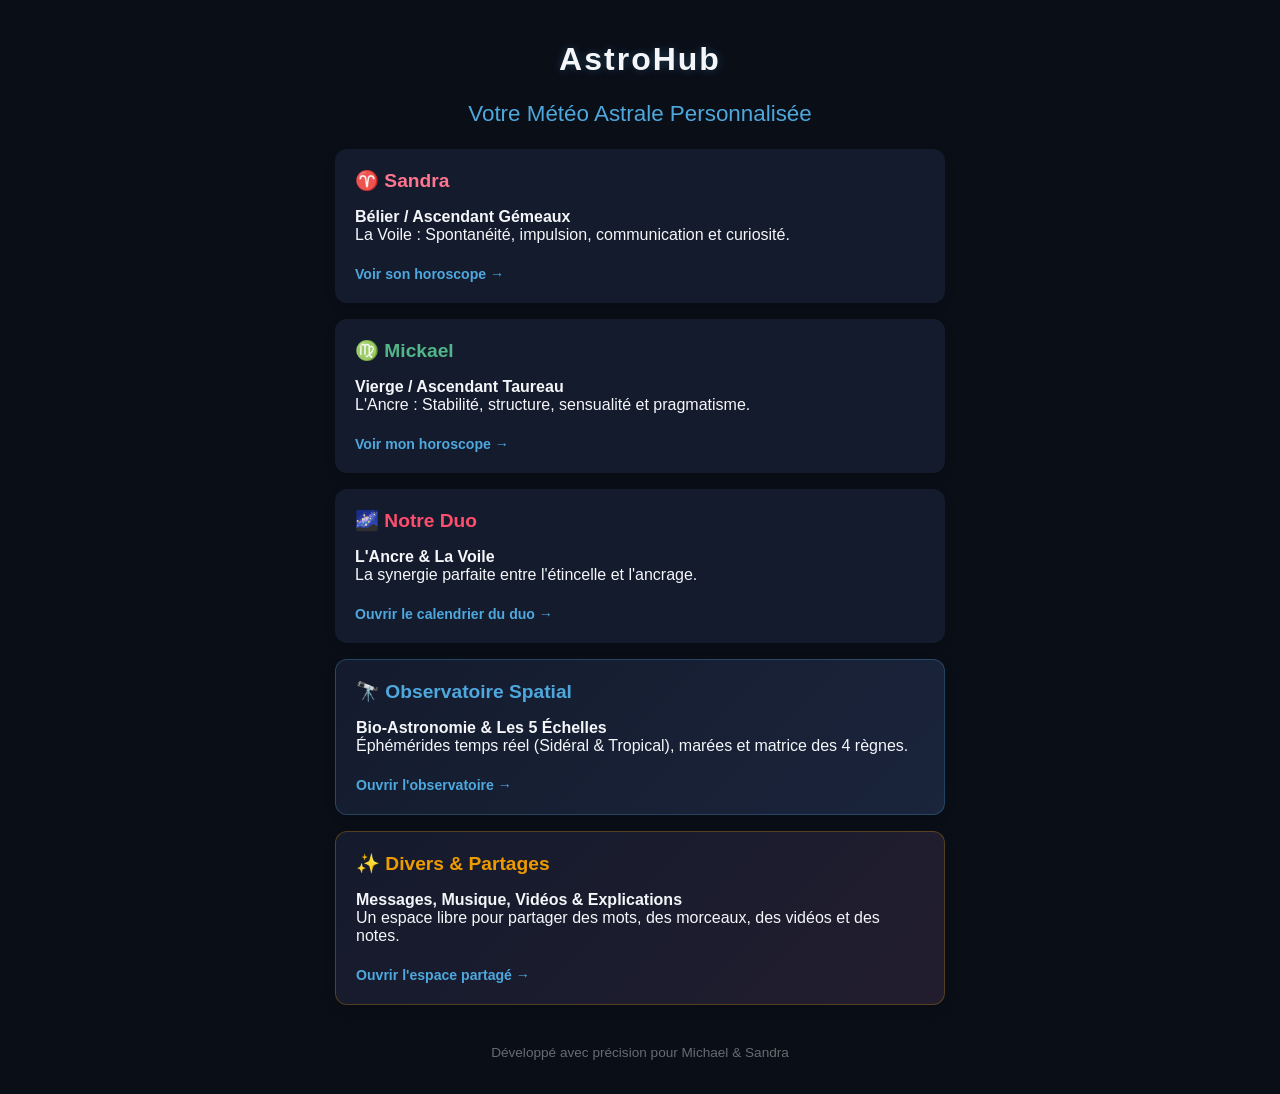
<file: docs/index.html>
<!DOCTYPE html>
<html lang="fr">
<head>
    <meta charset="UTF-8">
    <!-- Favicon standard pour les navigateurs de bureau (Chrome, Firefox, Edge, Safari desktop) -->
    <link rel="icon" type="image/png" href="images/logo.png">
    <link rel="manifest" href="manifest.json">
    <!-- Icône pour les appareils mobiles Apple -->
    <link rel="apple-touch-icon" href="images/logo.png">
    <meta name="apple-mobile-web-app-capable" content="yes">
    <meta name="apple-mobile-web-app-status-bar-style" content="black-translucent">
    <meta name="apple-mobile-web-app-title" content="AstroHub">
    <meta name="viewport" content="width=device-width, initial-scale=1.0">
    <title>AstroHub — Michael, Sandra &amp; Notre Duo</title>
    <link rel="stylesheet" href="style.css">
    <style>
        a.card {
            display: block;
            text-decoration: none;
            color: inherit;
        }

        .profile-sandra h3 {
            color: #ff758f;
        }

        .profile-mickael h3 {
            color: var(--project-color);
        }

        .observatory-card {
            border: 1px solid rgba(78, 168, 222, 0.28);
            background: linear-gradient(135deg, var(--bg-card), #1a243b);
        }

        .observatory-card h3 {
            color: var(--text-muted);
        }

        .divers-card {
            border: 1px solid rgba(238, 155, 0, 0.28);
            background: linear-gradient(135deg, var(--bg-card), #221d2e);
        }

        .divers-card h3 {
            color: var(--activity-color);
        }

        .card-action-link {
            display: inline-block;
            margin-top: 6px;
            font-size: 0.88rem;
            font-weight: 600;
            color: var(--text-muted);
            transition: var(--transition);
        }

        a.card:hover .card-action-link {
            transform: translateX(4px);
        }
    </style>
</head>
<body>

    <main class="app-container">
        <!-- En-tête du Hub -->
        <header class="app-header">
            <h1>AstroHub</h1>
            <p id="current-date-display">Votre Météo Astrale Personnalisée</p>
        </header>

        <!-- Grille des Cartes du Hub -->
        <section class="horoscope-grid" aria-label="Navigation principale AstroHub">
            <!-- Carte 1 : Sandra -->
            <a href="sandra.html" class="card profile-sandra">
                <h3>♈ Sandra</h3>
                <p><strong>Bélier / Ascendant Gémeaux</strong><br>La Voile : Spontanéité, impulsion, communication et curiosité.</p>
                <span class="card-action-link">Voir son horoscope →</span>
            </a>

            <!-- Carte 2 : Mickael -->
            <a href="mickael.html" class="card profile-mickael">
                <h3>♍ Mickael</h3>
                <p><strong>Vierge / Ascendant Taureau</strong><br>L'Ancre : Stabilité, structure, sensualité et pragmatisme.</p>
                <span class="card-action-link">Voir mon horoscope →</span>
            </a>

            <!-- Carte 3 : Le Duo -->
            <a href="couple.html" class="card love">
                <h3>🌌 Notre Duo</h3>
                <p><strong>L'Ancre &amp; La Voile</strong><br>La synergie parfaite entre l'étincelle et l'ancrage.</p>
                <span class="card-action-link">Ouvrir le calendrier du duo →</span>
            </a>

            <!-- Carte 4 : Observatoire Spatial -->
            <a href="observatoire-spatiale.html" class="card observatory-card">
                <h3>🔭 Observatoire Spatial</h3>
                <p><strong>Bio-Astronomie &amp; Les 5 Échelles</strong><br>Éphémérides temps réel (Sidéral &amp; Tropical), marées et matrice des 4 règnes.</p>
                <span class="card-action-link">Ouvrir l'observatoire →</span>
            </a>

            <!-- Carte 5 : Divers (Messages, Musique, Vidéos & Explications) -->
            <a href="divers.html" class="card divers-card">
                <h3>✨ Divers &amp; Partages</h3>
                <p><strong>Messages, Musique, Vidéos &amp; Explications</strong><br>Un espace libre pour partager des mots, des morceaux, des vidéos et des notes.</p>
                <span class="card-action-link">Ouvrir l'espace partagé →</span>
            </a>
        </section>

        <!-- Footer épuré -->
        <footer class="app-footer">
            <p>Développé avec précision pour Michael &amp; Sandra</p>
        </footer>
    </main>

</body>
</html>
</file>
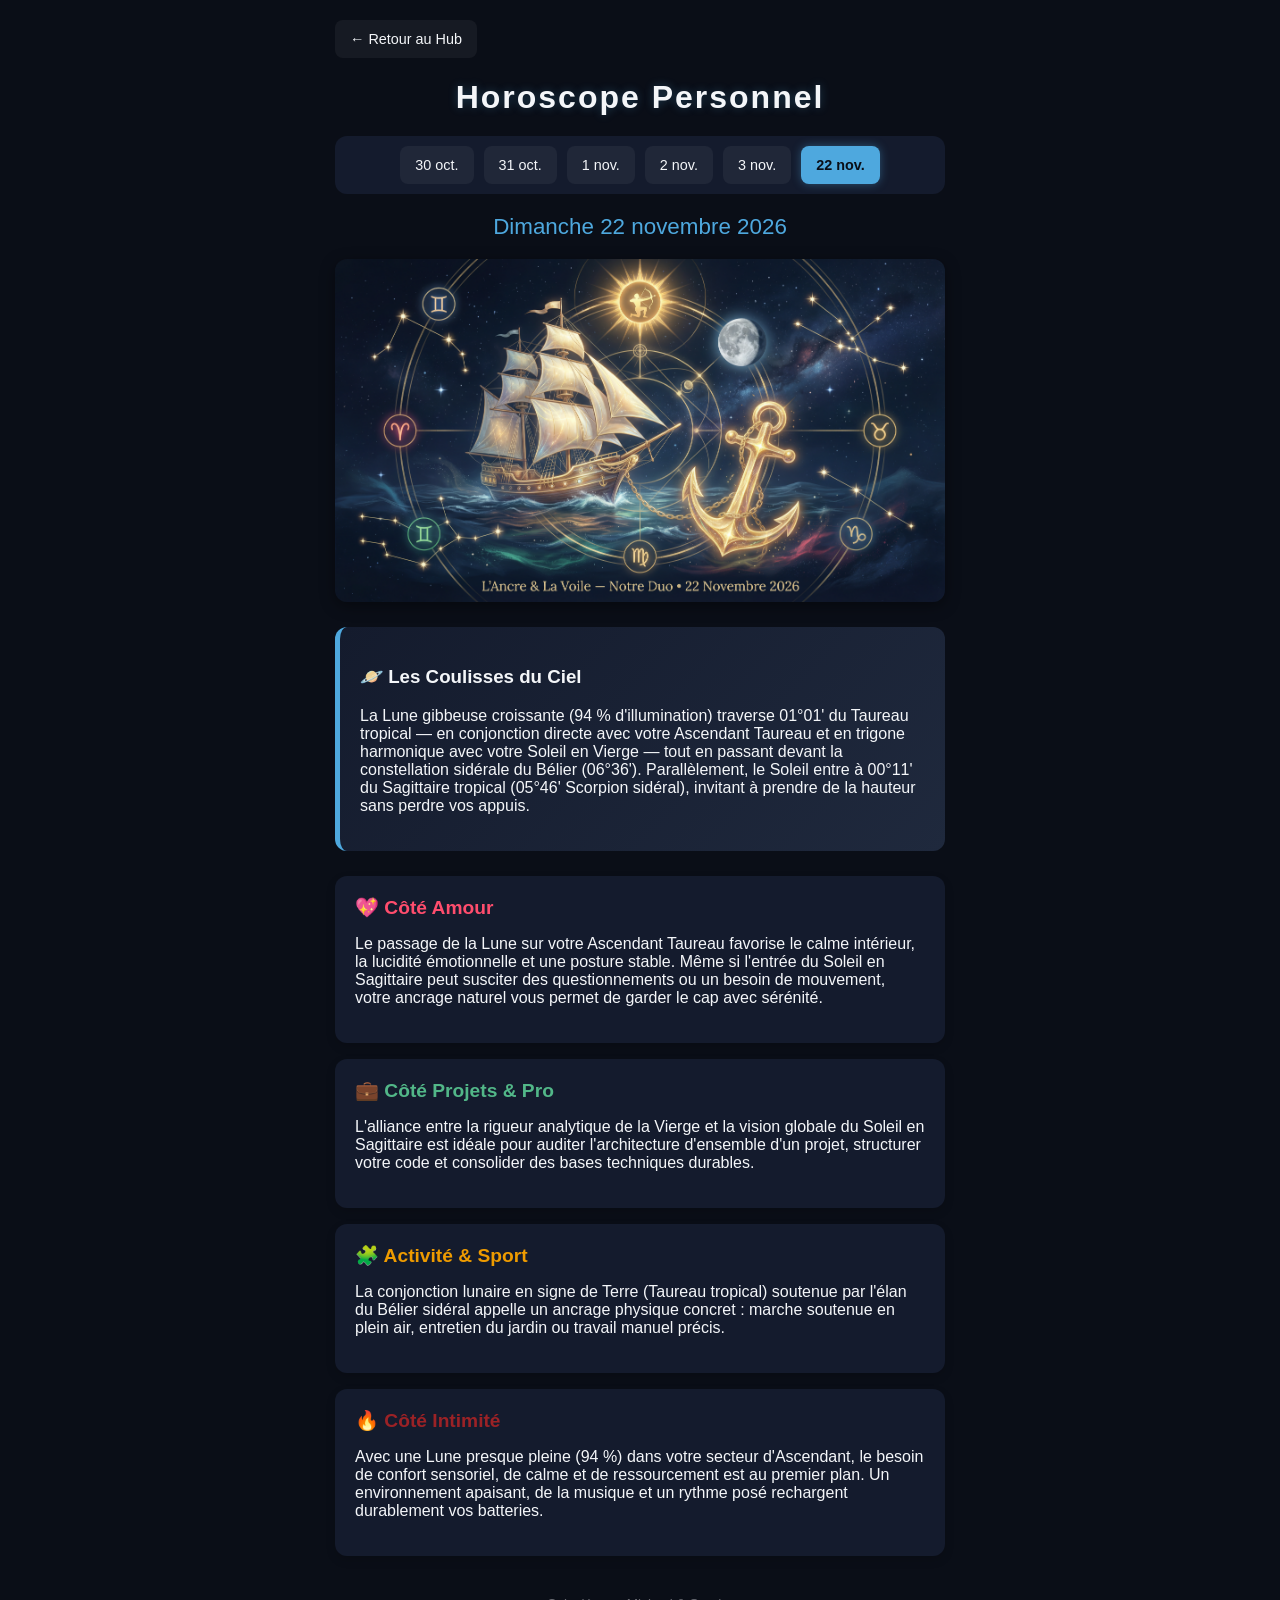
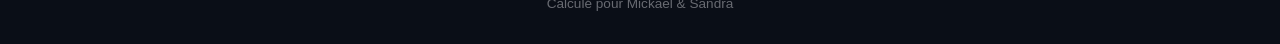
<file: docs/couple.html>
<!DOCTYPE html>
<html lang="fr">
<head>
    <meta charset="UTF-8">
    <!-- Favicon standard pour les navigateurs de bureau (Chrome, Firefox, Edge, Safari desktop) -->
    <link rel="icon" type="image/png" href="images/logo.png">
    <link rel="manifest" href="manifest.json">
    <!-- Icône pour les appareils mobiles Apple -->
    <link rel="apple-touch-icon" href="images/logo.png">
    <meta name="apple-mobile-web-app-capable" content="yes">
    <meta name="apple-mobile-web-app-status-bar-style" content="black-translucent">
    <meta name="apple-mobile-web-app-title" content="AstroHub">
    <meta name="viewport" content="width=device-width, initial-scale=1.0">
    <title>AstroHub — Michael, Sandra & Notre Duo</title>
    <link rel="stylesheet" href="style.css">
</head>
<body>

    <main class="app-container">
        <div style="margin-bottom: 15px;">
            <a href="index.html" class="calendar-day-link" style="display: inline-block; text-align: center;">← Retour au Hub</a>
        </div>
        <header class="app-header">
            <h1 id="main-title">Horoscope Personnel</h1>
            
            <!-- Module Calendrier de Navigation -->
            <nav class="calendar-nav-container" aria-label="Navigation chronologique">
                <div id="calendar-navigation" class="calendar-grid-menu"></div>
            </nav>

            <h2 id="current-date-display">Chargement...</h2>
        </header>

        <!-- Illustration Astrologique Dynamique -->
        <section class="horoscope-media">
            <img id="horoscope-image" src="" alt="Transit planétaire du jour" class="responsive-img">
        </section>

        <!-- Les Coulisses du Ciel -->
        <section class="sky-transit" aria-labelledby="transit-title">
            <h3 id="transit-title">🪐 Les Coulisses du Ciel</h3>
            <p id="transit-content"></p>
        </section>

        <!-- Contenus de l'Horoscope -->
        <section class="horoscope-grid">
            <article class="card love">
                <h3>💖 Côté Amour</h3>
                <p id="love-content"></p>
            </article>

            <article class="card projects">
                <h3>💼 Côté Projets & Pro</h3>
                <p id="projects-content"></p>
            </article>

            <article class="card activities">
                <h3>🧩 Activité & Sport</h3>
                <p id="activities-content"></p>
            </article>

            <article class="card intimacy">
                <h3>🔥 Côté Intimité</h3>
                <p id="intimacy-content"></p>
            </article>
        </section>

        <footer class="app-footer">
            <p id="footer-credits">Calculé pour Mickael & Sandra</p>
        </footer>
    </main>

    <script src="app.js"></script>
</body>
</html>
</file>
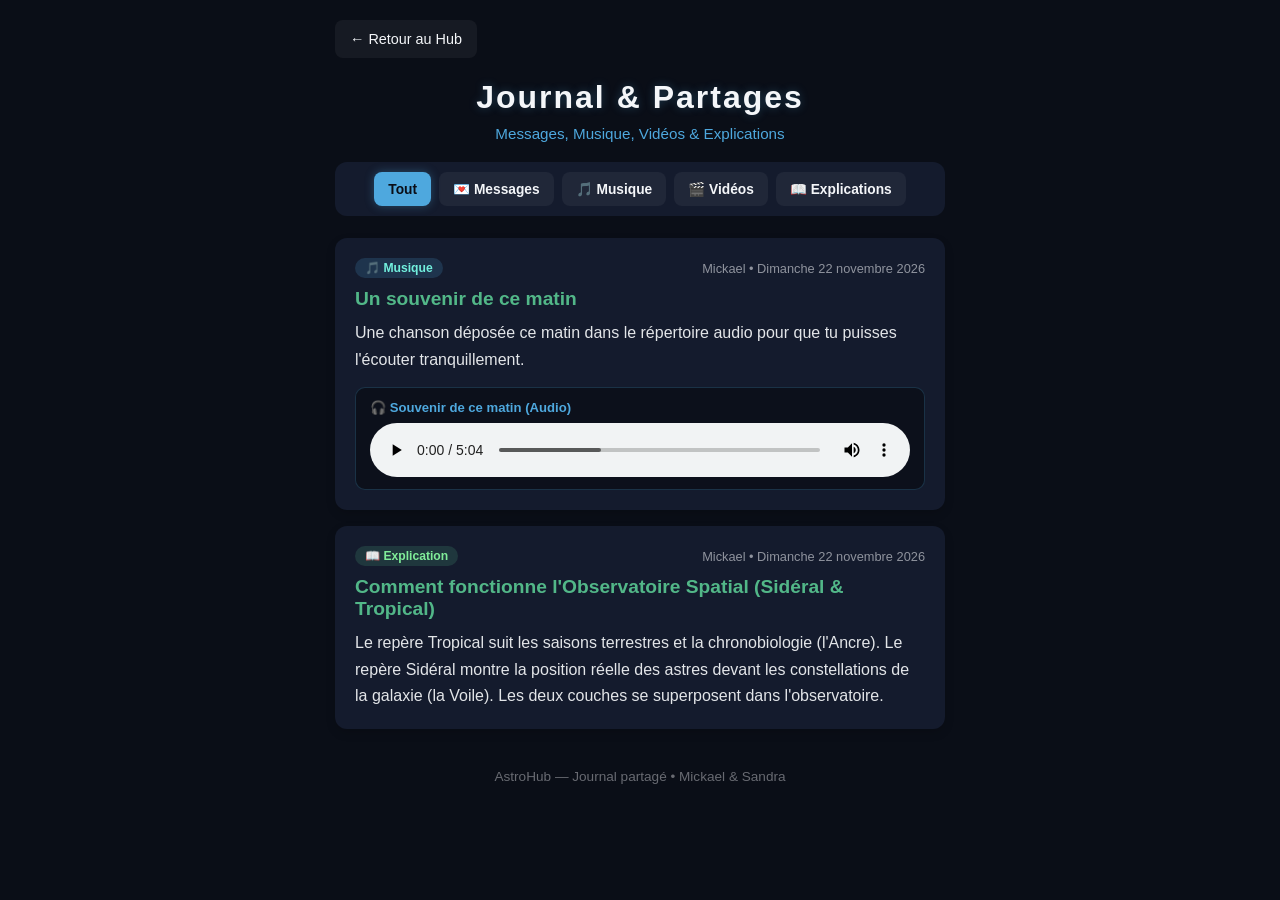
<file: docs/divers.html>
<!DOCTYPE html>
<html lang="fr">
<head>
    <meta charset="UTF-8">
    <link rel="icon" type="image/png" href="images/logo.png">
    <link rel="manifest" href="manifest.json">
    <link rel="apple-touch-icon" href="images/logo.png">
    <meta name="apple-mobile-web-app-capable" content="yes">
    <meta name="apple-mobile-web-app-status-bar-style" content="black-translucent">
    <meta name="apple-mobile-web-app-title" content="AstroHub">
    <meta name="viewport" content="width=device-width, initial-scale=1.0">
    <title>Journal &amp; Partages — Messages, Musique, Vidéos | AstroHub</title>
    <link rel="stylesheet" href="style.css">
    <style>
        .subtitle-muted {
            text-align: center;
            color: var(--text-muted);
            font-size: 0.95rem;
            margin-top: -6px;
            margin-bottom: 20px;
        }

        .filter-bar {
            display: flex;
            justify-content: center;
            flex-wrap: wrap;
            gap: 8px;
            margin-bottom: 22px;
            padding: 10px;
            background: var(--bg-card);
            border-radius: var(--border-radius);
        }

        .filter-btn {
            padding: 8px 13px;
            background: rgba(255, 255, 255, 0.05);
            color: var(--text-light);
            border: 1px solid transparent;
            border-radius: 8px;
            font-size: 0.86rem;
            font-weight: 600;
            cursor: pointer;
            transition: var(--transition);
        }

        .filter-btn:hover {
            background: rgba(78, 168, 222, 0.15);
            border-color: var(--text-muted);
        }

        .filter-btn.active {
            background: var(--text-muted);
            color: var(--bg-dark);
            box-shadow: 0 0 10px rgba(78, 168, 222, 0.35);
        }

        .post-meta-top {
            display: flex;
            justify-content: space-between;
            align-items: center;
            gap: 8px;
            margin-bottom: 10px;
            flex-wrap: wrap;
        }

        .cat-badge {
            display: inline-block;
            padding: 3px 10px;
            border-radius: 999px;
            font-size: 0.76rem;
            font-weight: 700;
        }

        .cat-message { background: rgba(255, 77, 109, 0.18); color: #ff758f; }
        .cat-musique { background: rgba(78, 168, 222, 0.18); color: #72efdd; }
        .cat-video { background: rgba(238, 155, 0, 0.18); color: #ffd166; }
        .cat-explication { background: rgba(82, 183, 136, 0.18); color: #80ed99; }

        .post-date {
            font-size: 0.8rem;
            color: rgba(244, 246, 249, 0.55);
        }

        .post-body {
            line-height: 1.65;
            color: rgba(244, 246, 249, 0.92);
            white-space: pre-line;
            margin: 8px 0 0 0;
        }

        .media-embed-box {
            margin-top: 14px;
            border-radius: 10px;
            overflow: hidden;
            background: rgba(10, 14, 23, 0.8);
            border: 1px solid rgba(78, 168, 222, 0.22);
        }

        .audio-player-box {
            padding: 12px 14px;
            display: flex;
            flex-direction: column;
            gap: 8px;
        }

        .audio-track-label {
            font-size: 0.82rem;
            color: var(--text-muted);
            font-weight: 600;
        }

        .media-embed-box audio,
        .media-embed-box video {
            width: 100%;
            display: block;
        }

        .media-embed-box img {
            width: 100%;
            height: auto;
            display: block;
        }

        .youtube-wrapper {
            position: relative;
            padding-bottom: 56.25%;
            height: 0;
        }

        .youtube-wrapper iframe {
            position: absolute;
            top: 0;
            left: 0;
            width: 100%;
            height: 100%;
            border: 0;
        }

        .external-media-link {
            display: inline-flex;
            align-items: center;
            gap: 6px;
            margin-top: 12px;
            padding: 8px 14px;
            background: rgba(78, 168, 222, 0.14);
            color: var(--text-muted);
            text-decoration: none;
            border-radius: 8px;
            font-size: 0.88rem;
            font-weight: 600;
            border: 1px solid rgba(78, 168, 222, 0.3);
            transition: var(--transition);
        }

        .external-media-link:hover {
            background: rgba(78, 168, 222, 0.25);
        }
    </style>
</head>
<body>

    <main class="app-container">
        <div style="margin-bottom: 15px;">
            <a href="index.html" class="calendar-day-link" style="display: inline-block; text-align: center;">← Retour au Hub</a>
        </div>

        <header class="app-header">
            <h1 id="main-title">Journal &amp; Partages</h1>
            <p class="subtitle-muted">Messages, Musique, Vidéos &amp; Explications</p>
        </header>

        <!-- Filtres par rubrique -->
        <nav class="filter-bar" aria-label="Filtrer les entrées du journal">
            <button type="button" class="filter-btn active" data-filter="all">Tout</button>
            <button type="button" class="filter-btn" data-filter="message">💌 Messages</button>
            <button type="button" class="filter-btn" data-filter="musique">🎵 Musique</button>
            <button type="button" class="filter-btn" data-filter="video">🎬 Vidéos</button>
            <button type="button" class="filter-btn" data-filter="explication">📖 Explications</button>
        </nav>

        <!-- Flux chronologique alimenté par data-divers.json -->
        <section id="posts-feed" class="horoscope-grid" aria-live="polite">
            <article class="card">
                <p style="text-align: center; color: var(--text-muted);">Chargement du journal...</p>
            </article>
        </section>

        <footer class="app-footer">
            <p>AstroHub — Journal partagé • Mickael &amp; Sandra</p>
        </footer>
    </main>

    <script>
        const CATEGORY_META = {
            message: { label: "💌 Message", badgeClass: "cat-message", cardClass: "love" },
            musique: { label: "🎵 Musique", badgeClass: "cat-musique", cardClass: "projects" },
            video: { label: "🎬 Vidéo", badgeClass: "cat-video", cardClass: "activities" },
            explication: { label: "📖 Explication", badgeClass: "cat-explication", cardClass: "projects" }
        };

        let allPosts = [];
        let activeFilter = "all";

        function extractYouTubeId(url) {
            if (!url) return null;
            const match = url.match(/(?:youtube\.com\/(?:watch\?v=|embed\/|shorts\/)|youtu\.be\/)([a-zA-Z0-9_-]{11})/);
            return match ? match[1] : null;
        }

        function escapeHTML(str) {
            const div = document.createElement("div");
            div.textContent = str;
            return div.innerHTML;
        }

        function buildMediaHTML(post) {
            const url = (post.mediaUrl || "").trim();
            if (!url) return "";

            const ytId = extractYouTubeId(url);
            if (ytId) {
                return `
                    <div class="media-embed-box">
                        <div class="youtube-wrapper">
                            <iframe src="https://www.youtube-nocookie.com/embed/${ytId}" title="${escapeHTML(post.title)}" allow="accelerometer; autoplay; clipboard-write; encrypted-media; gyroscope; picture-in-picture" allowfullscreen></iframe>
                        </div>
                    </div>
                `;
            }

            if (/\.(mp3|wav|ogg|m4a|flac)(\?.*)?$/i.test(url)) {
                const trackName = post.trackLabel || url.split("/").pop();
                return `
                    <div class="media-embed-box audio-player-box">
                        <span class="audio-track-label">🎧 ${escapeHTML(trackName)}</span>
                        <audio controls preload="metadata" src="${escapeHTML(url)}">
                            Votre navigateur ne supporte pas la lecture audio.
                        </audio>
                    </div>
                `;
            }

            if (/\.(mp4|webm|mov)(\?.*)?$/i.test(url)) {
                return `
                    <div class="media-embed-box">
                        <video controls preload="metadata" src="${escapeHTML(url)}"></video>
                    </div>
                `;
            }

            if (/\.(jpg|jpeg|png|webp|gif)(\?.*)?$/i.test(url)) {
                return `
                    <div class="media-embed-box">
                        <img src="${escapeHTML(url)}" alt="${escapeHTML(post.title)}">
                    </div>
                `;
            }

            return `<a href="${escapeHTML(url)}" target="_blank" rel="noopener noreferrer" class="external-media-link">🔗 Écouter / Voir le lien ↗</a>`;
        }

        function formatFrenchDate(dateStr) {
            if (!dateStr) return "";
            const d = new Date(`${dateStr}T12:00:00`);
            if (isNaN(d.getTime())) return dateStr;
            const formatted = d.toLocaleDateString("fr-FR", {
                weekday: "long",
                day: "numeric",
                month: "long",
                year: "numeric"
            });
            return formatted.charAt(0).toUpperCase() + formatted.slice(1);
        }

        function renderPosts() {
            const feed = document.getElementById("posts-feed");
            const filtered = activeFilter === "all"
                ? allPosts
                : allPosts.filter(p => p.category === activeFilter);

            if (filtered.length === 0) {
                feed.innerHTML = `<article class="card"><p style="text-align:center; color:rgba(244,246,249,0.6);">Aucune entrée dans cette rubrique pour le moment.</p></article>`;
                return;
            }

            feed.innerHTML = filtered.map(post => {
                const meta = CATEGORY_META[post.category] || CATEGORY_META.message;
                const dateStr = formatFrenchDate(post.date);
                const authorStr = post.author ? `${escapeHTML(post.author)} • ` : "";

                return `
                    <article class="card ${meta.cardClass}">
                        <div class="post-meta-top">
                            <span class="cat-badge ${meta.badgeClass}">${meta.label}</span>
                            <span class="post-date">${authorStr}${dateStr}</span>
                        </div>
                        <h3>${escapeHTML(post.title)}</h3>
                        <p class="post-body">${escapeHTML(post.content)}</p>
                        ${buildMediaHTML(post)}
                    </article>
                `;
            }).join("");
        }

        document.addEventListener("DOMContentLoaded", async () => {
            document.querySelectorAll(".filter-btn").forEach(btn => {
                btn.addEventListener("click", () => {
                    document.querySelectorAll(".filter-btn").forEach(b => b.classList.remove("active"));
                    btn.classList.add("active");
                    activeFilter = btn.dataset.filter;
                    renderPosts();
                });
            });

            try {
                const response = await fetch("./data-divers.json");
                if (!response.ok) throw new Error(`HTTP ${response.status}`);
                const data = await response.json();
                allPosts = Array.isArray(data.posts) ? data.posts : [];
                renderPosts();
            } catch (error) {
                console.error("Erreur lors du chargement de data-divers.json :", error);
                document.getElementById("posts-feed").innerHTML = `
                    <article class="card">
                        <p style="text-align:center; color:var(--love-color);">Impossible de charger <code>data-divers.json</code>.</p>
                    </article>
                `;
            }
        });
    </script>
</body>
</html>
</file>
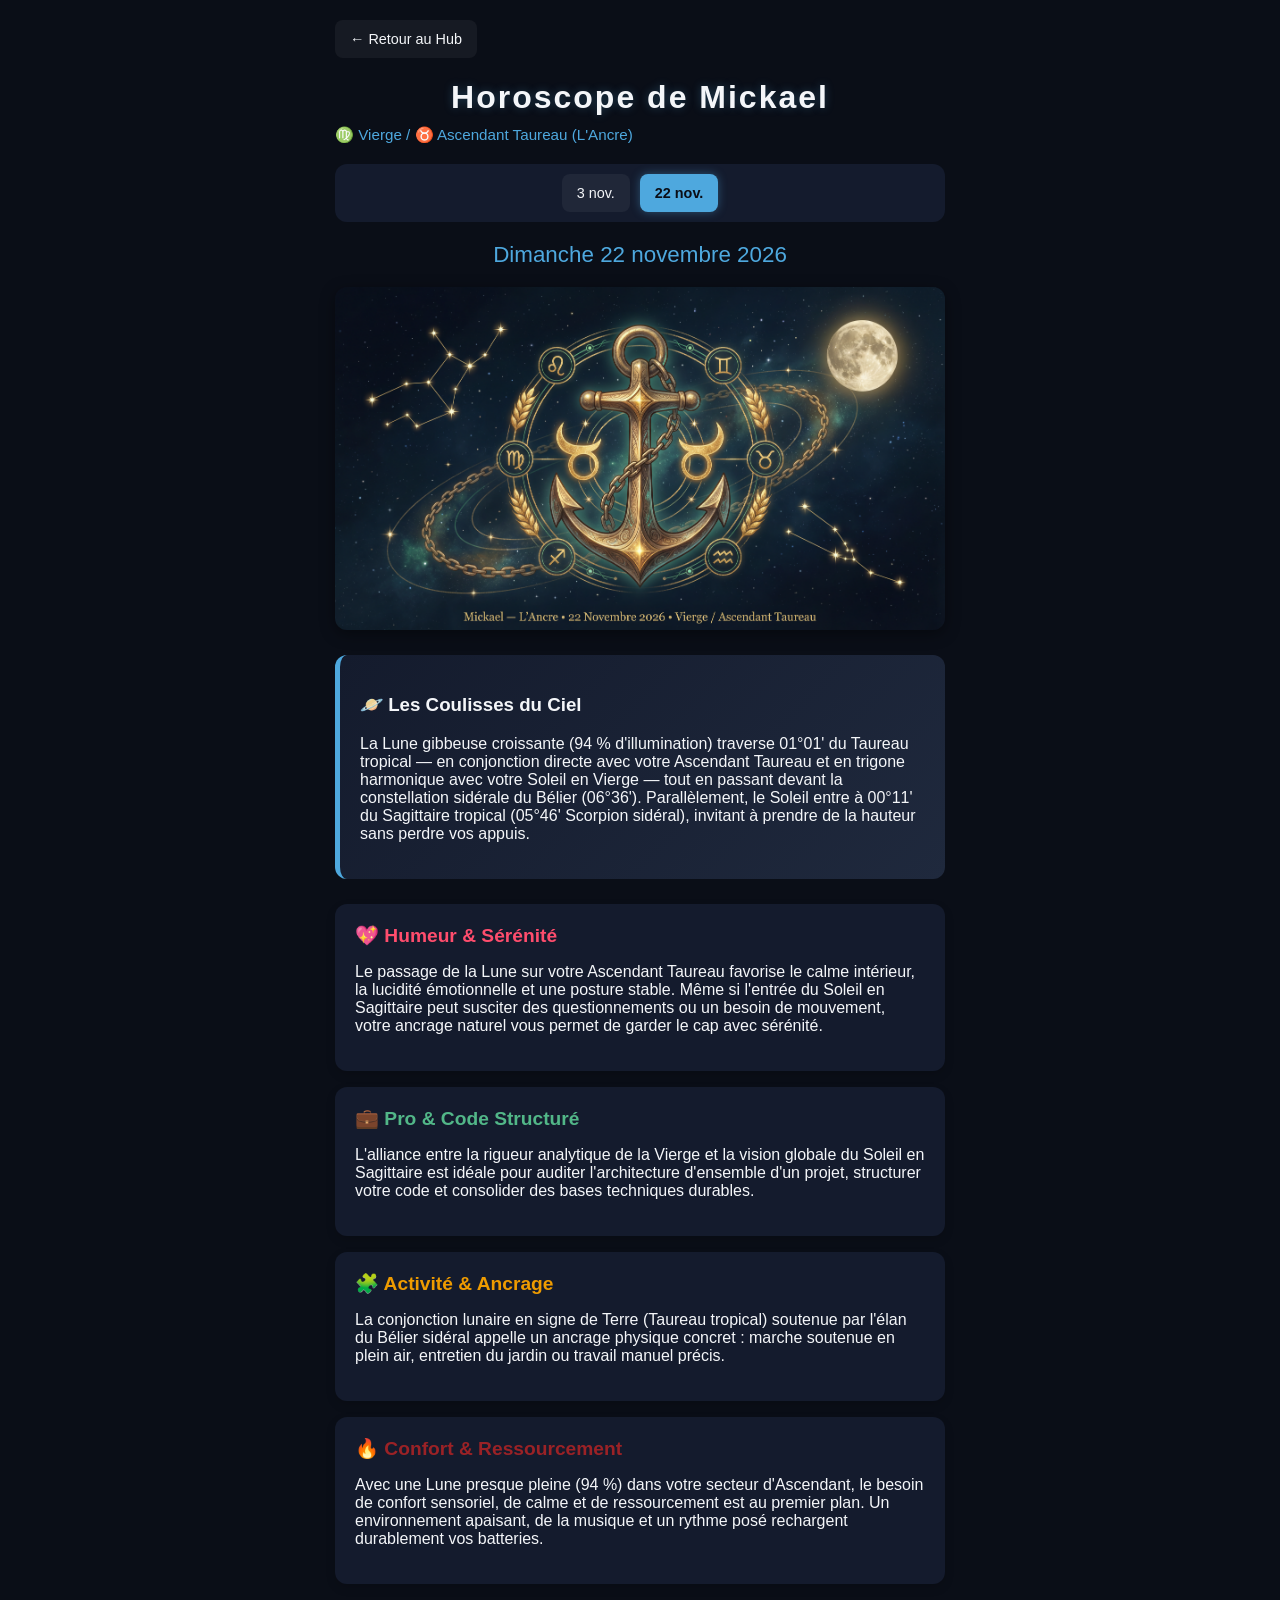
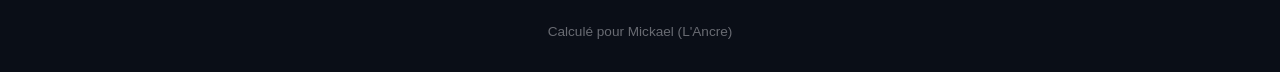
<file: docs/mickael.html>
<!DOCTYPE html>
<html lang="fr">
<head>
    <meta charset="UTF-8">
    <!-- Favicon standard pour les navigateurs de bureau (Chrome, Firefox, Edge, Safari desktop) -->
    <link rel="icon" type="image/png" href="images/logo.png">
    <link rel="manifest" href="manifest.json">
    <!-- Icône pour les appareils mobiles Apple -->
    <link rel="apple-touch-icon" href="images/logo.png">
    <meta name="apple-mobile-web-app-capable" content="yes">
    <meta name="apple-mobile-web-app-status-bar-style" content="black-translucent">
    <meta name="apple-mobile-web-app-title" content="AstroHub">
    <meta name="viewport" content="width=device-width, initial-scale=1.0">
    <title>Mickael — Horoscope Vierge / Taureau</title>
    <link rel="stylesheet" href="style.css">
</head>
<body>

    <main class="app-container">
        <!-- Bouton de retour au Hub -->
        <div style="margin-bottom: 15px;">
            <a href="index.html" class="calendar-day-link" style="display: inline-block; text-align: center;">← Retour au Hub</a>
        </div>

        <header class="app-header">
            <h1 id="main-title">Horoscope de Mickael</h1>
            <p style="color: var(--text-muted); font-size: 0.95rem; margin-top: -5px; margin-bottom: 15px;">♍ Vierge / ♉ Ascendant Taureau (L'Ancre)</p>
            
            <!-- Module Calendrier de Navigation -->
            <nav class="calendar-nav-container" aria-label="Navigation chronologique">
                <div id="calendar-navigation" class="calendar-grid-menu"></div>
            </nav>

            <h2 id="current-date-display">Chargement...</h2>
        </header>

        <!-- Illustration Astrologique Dynamique -->
        <section class="horoscope-media">
            <img id="horoscope-image" src="" alt="Transit planétaire du jour" class="responsive-img">
        </section>

        <!-- Les Coulisses du Ciel -->
        <section class="sky-transit" aria-labelledby="transit-title">
            <h3 id="transit-title">🪐 Les Coulisses du Ciel</h3>
            <p id="transit-content"></p>
        </section>

        <!-- Contenus de l'Horoscope -->
        <section class="horoscope-grid">
            <article class="card love">
                <h3>💖 Humeur & Sérénité</h3>
                <p id="love-content"></p>
            </article>

            <article class="card projects">
                <h3>💼 Pro & Code Structuré</h3>
                <p id="projects-content"></p>
            </article>

            <article class="card activities">
                <h3>🧩 Activité & Ancrage</h3>
                <p id="activities-content"></p>
            </article>

            <article class="card intimacy">
                <h3>🔥 Confort & Ressourcement</h3>
                <p id="intimacy-content"></p>
            </article>
        </section>

        <footer class="app-footer">
            <p id="footer-credits">Calculé pour Mickael (L'Ancre)</p>
        </footer>
    </main>

    <script>
        // Configuration spécifique pour pointer vers les données de Mickael
        window.CONFIG_PATH = './config-mickael.json';
        window.DATA_PREFIX = './data-mickael/';
    </script>
    <script src="app.js"></script>
</body>
</html>
</file>
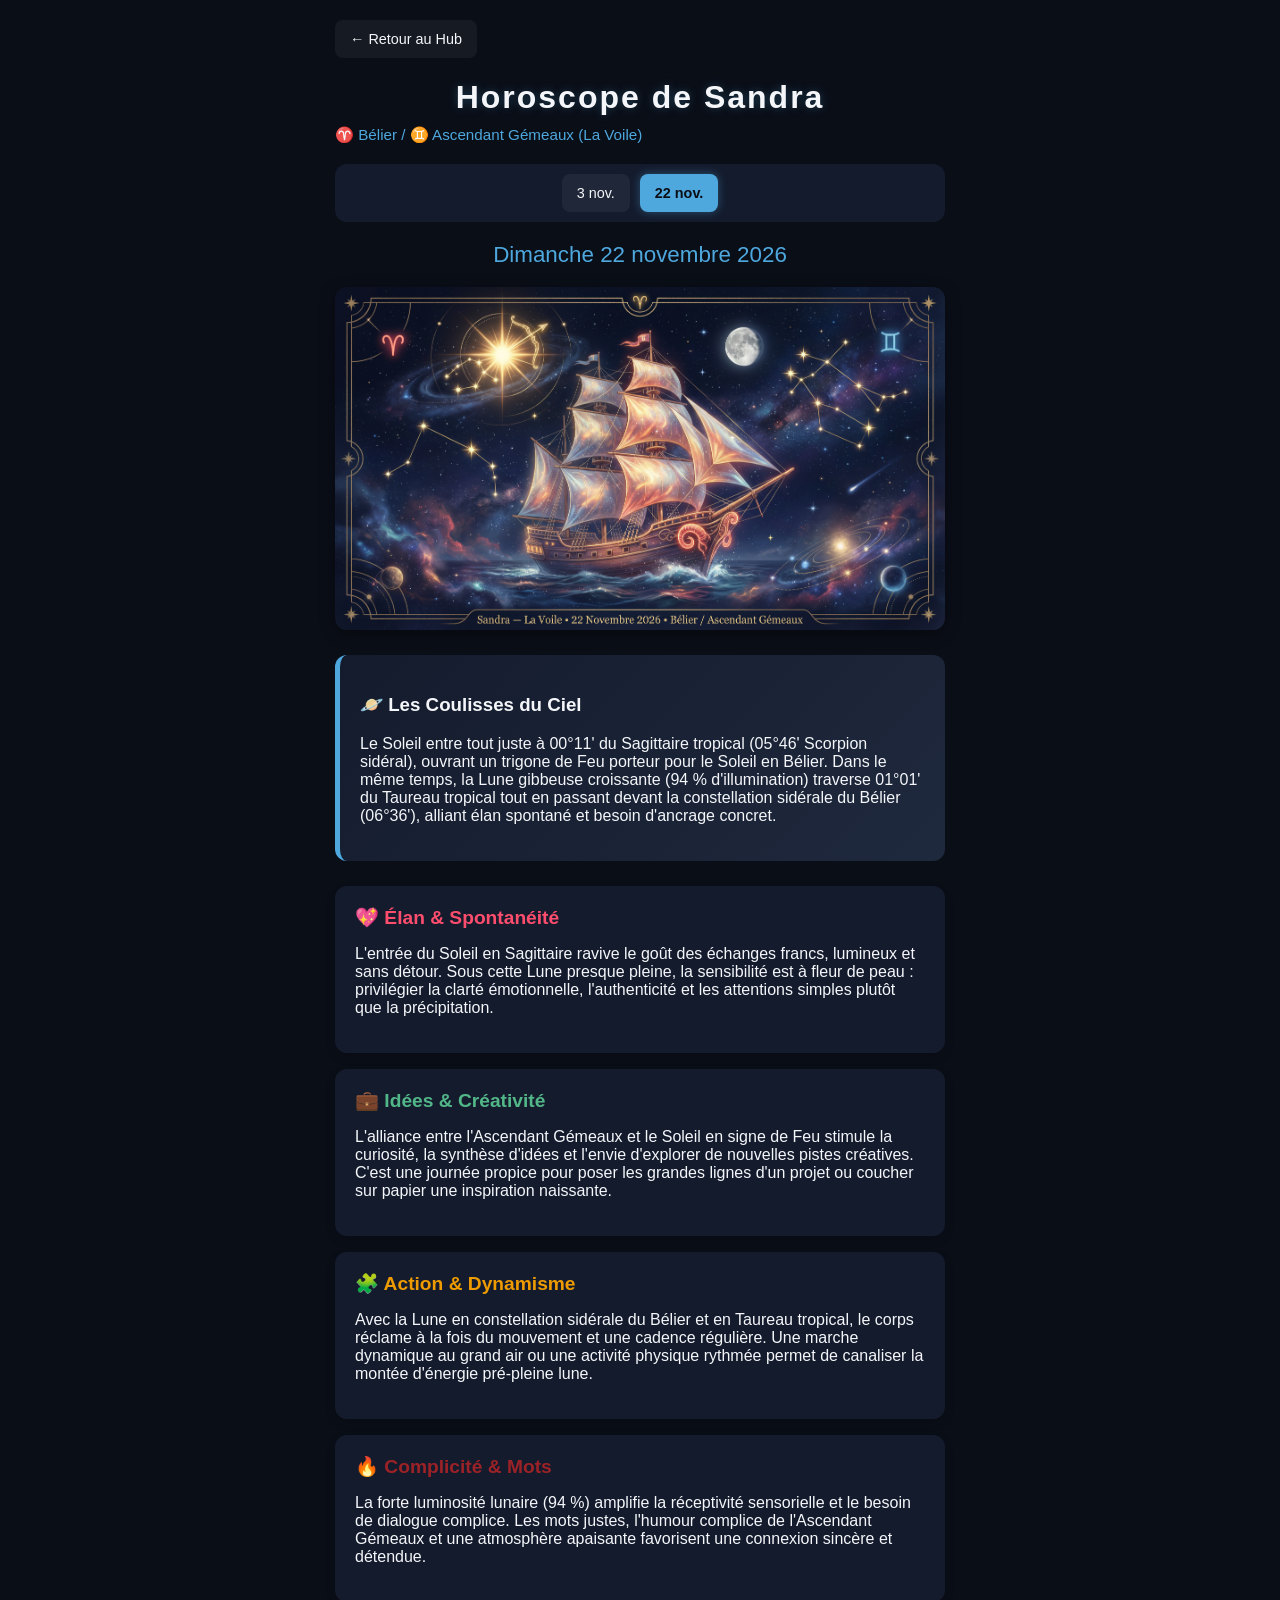
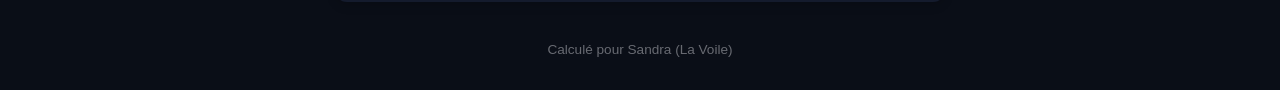
<file: docs/sandra.html>
<!DOCTYPE html>
<html lang="fr">
<head>
    <meta charset="UTF-8">
    <!-- Favicon standard pour les navigateurs de bureau (Chrome, Firefox, Edge, Safari desktop) -->
    <link rel="icon" type="image/png" href="images/logo.png">
    <link rel="manifest" href="manifest.json">
    <!-- Icône pour les appareils mobiles Apple -->
    <link rel="apple-touch-icon" href="images/logo.png">
    <meta name="apple-mobile-web-app-capable" content="yes">
    <meta name="apple-mobile-web-app-status-bar-style" content="black-translucent">
    <meta name="apple-mobile-web-app-title" content="AstroHub">
    <meta name="viewport" content="width=device-width, initial-scale=1.0">
    <title>Sandra — Horoscope Bélier / Gémeaux</title>
    <link rel="stylesheet" href="style.css">
</head>
<body>

    <main class="app-container">
        <!-- Bouton de retour au Hub -->
        <div style="margin-bottom: 15px;">
            <a href="index.html" class="calendar-day-link" style="display: inline-block; text-align: center;">← Retour au Hub</a>
        </div>

        <header class="app-header">
            <h1 id="main-title">Horoscope de Sandra</h1>
            <p style="color: var(--text-muted); font-size: 0.95rem; margin-top: -5px; margin-bottom: 15px;">♈ Bélier / ♊ Ascendant Gémeaux (La Voile)</p>
            
            <!-- Module Calendrier de Navigation -->
            <nav class="calendar-nav-container" aria-label="Navigation chronologique">
                <div id="calendar-navigation" class="calendar-grid-menu"></div>
            </nav>

            <h2 id="current-date-display">Chargement...</h2>
        </header>

        <!-- Illustration Astrologique Dynamique -->
        <section class="horoscope-media">
            <img id="horoscope-image" src="" alt="Transit planétaire du jour" class="responsive-img">
        </section>

        <!-- Les Coulisses du Ciel -->
        <section class="sky-transit" aria-labelledby="transit-title">
            <h3 id="transit-title">🪐 Les Coulisses du Ciel</h3>
            <p id="transit-content"></p>
        </section>

        <!-- Contenus de l'Horoscope -->
        <section class="horoscope-grid">
            <article class="card love">
                <h3>💖 Élan & Spontanéité</h3>
                <p id="love-content"></p>
            </article>

            <article class="card projects">
                <h3>💼 Idées & Créativité</h3>
                <p id="projects-content"></p>
            </article>

            <article class="card activities">
                <h3>🧩 Action & Dynamisme</h3>
                <p id="activities-content"></p>
            </article>

            <article class="card intimacy">
                <h3>🔥 Complicité & Mots</h3>
                <p id="intimacy-content"></p>
            </article>
        </section>

        <footer class="app-footer">
            <p id="footer-credits">Calculé pour Sandra (La Voile)</p>
        </footer>
    </main>

    <script>
        // Configuration spécifique pour pointer vers les données de Sandra
        window.CONFIG_PATH = './config-sandra.json';
        window.DATA_PREFIX = './data-sandra/';
    </script>
    <script src="app.js"></script>
</body>
</html>
</file>
<file: docs/style.css>
:root {
    --bg-dark: #0a0e17;
    --bg-card: #141b2d;
    --text-light: #f4f6f9;
    --text-muted: #4ea8de;
    --love-color: #ff4d6d;
    --project-color: #52b788;
    --activity-color: #ee9b00;
    --intimacy-color: #9b2226;
    --border-radius: 12px;
    --transition: all 0.3s ease;
}

body {
    margin: 0;
    padding: 0;
    background-color: var(--bg-dark);
    color: var(--text-light);
    font-family: -apple-system, BlinkMacSystemFont, "Segoe UI", Roboto, sans-serif;
    display: flex;
    justify-content: center;
}

.app-container {
    width: 100%;
    max-width: 650px;
    padding: 20px;
    box-sizing: border-box;
}

.app-header h1 {
    text-align: center;
    font-size: 2rem;
    letter-spacing: 2px;
    margin-bottom: 15px;
    text-shadow: 0 0 10px rgba(78, 168, 222, 0.3);
}

.calendar-nav-container {
    margin: 20px 0;
    padding: 10px;
    background: var(--bg-card);
    border-radius: var(--border-radius);
}

.calendar-grid-menu {
    display: flex;
    justify-content: center;
    gap: 10px;
    flex-wrap: wrap;
}

.calendar-day-link {
    display: block;
    padding: 10px 14px;
    background-color: rgba(255, 255, 255, 0.05);
    color: var(--text-light);
    text-decoration: none;
    border-radius: 8px;
    font-size: 0.9rem;
    font-weight: 500;
    transition: var(--transition);
    border: 1px solid transparent;
}

.calendar-day-link:hover {
    background-color: rgba(78, 168, 222, 0.15);
    border-color: var(--text-muted);
}

.calendar-day-link.active {
    background-color: var(--text-muted);
    color: var(--bg-dark);
    font-weight: bold;
    box-shadow: 0 0 10px rgba(78, 168, 222, 0.4);
}

#current-date-display {
    text-align: center;
    color: var(--text-muted);
    font-size: 1.4rem;
    font-weight: 500;
}

.responsive-img {
    width: 100%;
    height: auto;
    border-radius: var(--border-radius);
    margin-bottom: 25px;
    box-shadow: 0 4px 15px rgba(0, 0, 0, 0.4);
    display: none;
}

.sky-transit {
    background: linear-gradient(135deg, #141b2d, #1f293d);
    padding: 20px;
    border-radius: var(--border-radius);
    margin-bottom: 25px;
    border-left: 5px solid var(--text-muted);
}

.horoscope-grid {
    display: flex;
    flex-direction: column;
    gap: 16px;
}

.card {
    background-color: var(--bg-card);
    padding: 20px;
    border-radius: var(--border-radius);
    box-shadow: 0 4px 10px rgba(0, 0, 0, 0.15);
    transition: var(--transition);
}

.card:hover {
    transform: translateY(-2px);
}

.card h3 { margin-top: 0; margin-bottom: 10px; font-size: 1.2rem; }
.love h3 { color: var(--love-color); }
.projects h3 { color: var(--project-color); }
.activities h3 { color: var(--activity-color); }
.intimacy h3 { color: var(--intimacy-color); }

.app-footer {
    text-align: center;
    margin-top: 40px;
    font-size: 0.85rem;
    color: rgba(244, 246, 249, 0.4);
}
</file>
